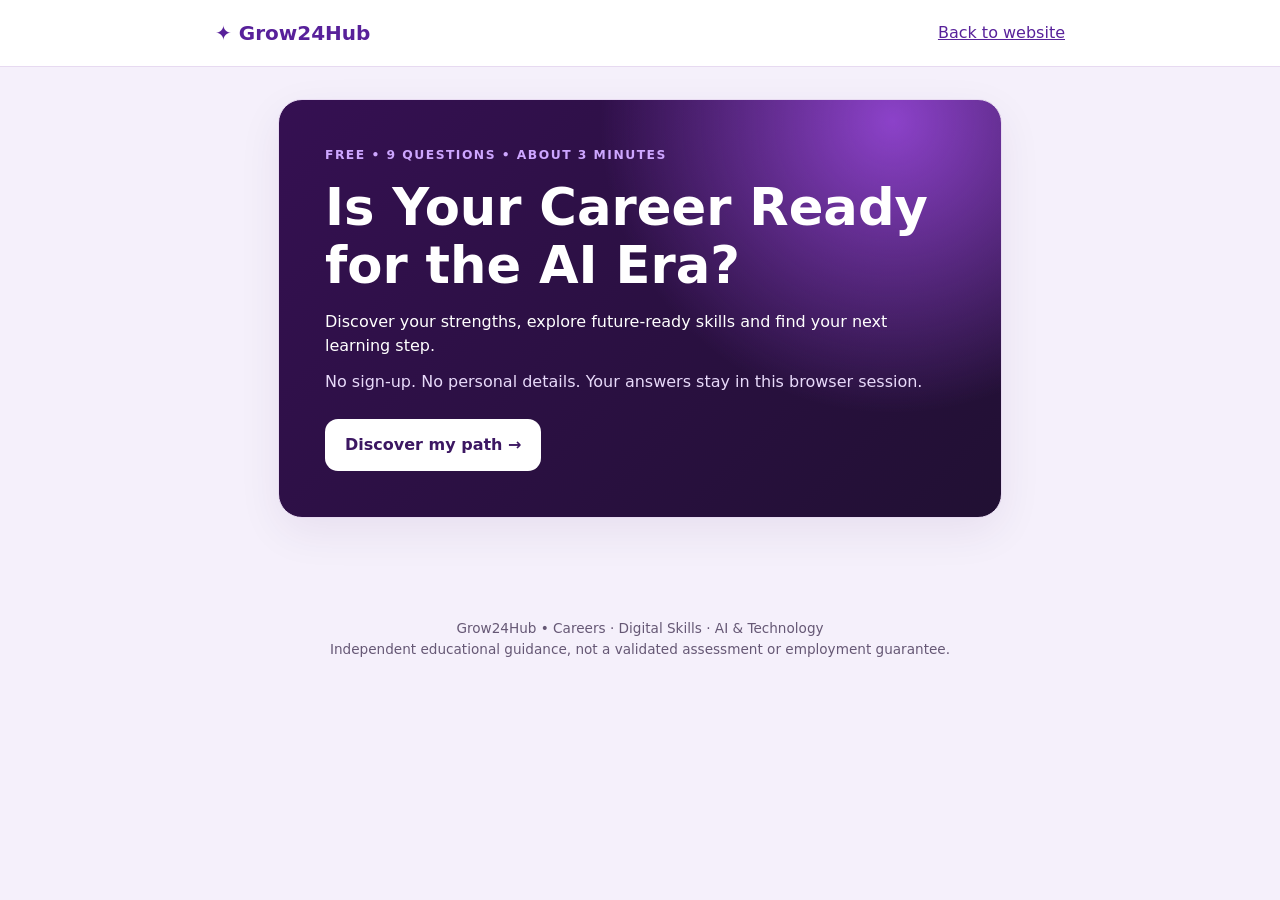
<file: future-skills/index.html>
<!doctype html>
<html lang="en"><head><meta charset="utf-8"><meta name="viewport" content="width=device-width,initial-scale=1"><meta name="theme-color" content="#32105a"><meta name="description" content="Discover your strengths and future-ready skills with Grow24Hub's free three-minute career discovery quiz."><title>Future Skills Discovery | Grow24Hub</title><link rel="canonical" href="https://grow24hub.com/future-skills/">
<style>
:root{font:16px/1.5 system-ui,-apple-system,Segoe UI,sans-serif;color:#29143f;background:#f5f0fb}*{box-sizing:border-box}body{margin:0;min-height:100dvh}button,a{font:inherit}button{cursor:pointer}button:focus-visible,a:focus-visible{outline:3px solid #b76dff;outline-offset:3px}.skip{position:absolute;left:-999px}.skip:focus{left:10px;top:10px;background:white;padding:10px;z-index:3}.top{padding:18px max(20px,calc((100vw - 850px)/2));display:flex;justify-content:space-between;align-items:center;gap:12px;background:white;border-bottom:1px solid #e7daf1}.brand{font-weight:800;font-size:1.25rem;color:#58219a;text-decoration:none}.top a:last-child{color:#58219a}.shell{max-width:760px;margin:32px auto;padding:0 18px 50px}.panel{background:#fff;border:1px solid #e7daf1;border-radius:24px;box-shadow:0 14px 44px #3a125a12;padding:clamp(22px,5vw,46px)}.hero{background:radial-gradient(circle at 85% 5%,#8c42c9,transparent 40%),linear-gradient(135deg,#351052,#211033);color:white}.eyebrow{text-transform:uppercase;letter-spacing:.12em;font-size:.77rem;font-weight:800;color:#cda6ff}h1{font-size:clamp(2rem,6vw,3.2rem);line-height:1.13;margin:15px 0}h2{font-size:clamp(1.45rem,4vw,2rem);line-height:1.25}p{margin:12px 0}.muted{color:#665875}.hero .muted{color:#e8dafa}.button{display:inline-flex;justify-content:center;align-items:center;gap:8px;border:0;border-radius:13px;background:#7532c2;color:white;font-weight:750;padding:14px 20px;min-height:48px;text-decoration:none}.hero .button{background:white;color:#3c1762}.button.secondary{background:#f0e7f9;color:#512083}.button:disabled{opacity:.45;cursor:not-allowed}.actions{display:flex;gap:12px;flex-wrap:wrap;margin-top:25px}.progress{height:9px;background:#eee5f7;border-radius:12px;overflow:hidden;margin:16px 0 25px}.progress>div{height:100%;background:#8135c9;transition:width .2s}.choices{display:grid;gap:11px;margin-top:24px}.choice{display:block;text-align:left;width:100%;padding:16px;border:2px solid #e8dff0;border-radius:14px;background:white;color:#29143f;min-height:56px}.choice:hover{border-color:#9d62d5}.choice[aria-pressed=true]{border-color:#7532c2;background:#f3e9ff;font-weight:700}.small{font-size:.875rem}.tag{display:inline-block;background:#f1e7fb;color:#5c238f;border-radius:30px;padding:5px 12px;font-size:.83rem;font-weight:700}.section{border-top:1px solid #e7daf1;padding-top:18px;margin-top:20px}li{margin:8px 0}ul,ol{padding-left:22px}.resources a{color:#5b2198;overflow-wrap:anywhere}.footer{text-align:center;color:#665875;font-size:.85rem;padding:18px}.hidden{display:none!important}@media(max-width:500px){.shell{margin:18px auto}.top{padding:14px 18px}.panel{border-radius:18px}.actions .button{flex:1}}
</style></head><body>
<a class="skip" href="#main">Skip to quiz</a><header class="top"><a class="brand" href="/">✦ Grow24Hub</a><a href="/">Back to website</a></header><main id="main" class="shell"><div id="app" aria-live="polite"></div></main><footer class="footer">Grow24Hub • Careers · Digital Skills · AI & Technology<br>Independent educational guidance, not a validated assessment or employment guarantee.</footer>
<script>
"use strict";
const questions=[
{q:"Where are you in your career journey?",options:["Student or graduate","Starting my career","Experienced professional","Exploring a career change"],dimension:"stage"},
{q:"Which area best describes your experience?",options:["People, communication or education","Business, operations or administration","Technology, IT or engineering","I'm still exploring"],dimension:"background"},
{q:"How do you currently use AI tools?",options:["I haven't tried them yet","I've tried them a few times","I use them for everyday tasks","I regularly improve workflows with them"],dimension:"exposure",scores:[0,1,2,3]},
{q:"How confident are you with digital tools?",options:["I'm learning the basics","I can use common apps","I can solve many digital problems","I can teach others or build solutions"],dimension:"confidence",scores:[0,1,2,3]},
{q:"Which technology topic interests you most?",options:["AI tools and prompting","Automation and smarter workflows","Python, data and machine learning","Cybersecurity and digital safety"],dimension:"interest"},
{q:"What would you most like to achieve next?",options:["Feel more confident with technology","Work more effectively in my current role","Develop deeper technical skills","Move into a different career field"],dimension:"goal"},
{q:"How do you approach a new technology challenge?",options:["I prefer a simple guided example","I experiment with tutorials","I research and practise independently","I design a solution and test it"],dimension:"approach",scores:[0,1,2,3]},
{q:"How much time could you learn each week?",options:["Less than 1 hour","1–2 hours","3–5 hours","More than 5 hours"],dimension:"time"},
{q:"Where would you like your career to take you?",options:["Grow in my current location","Explore international opportunities","Work remotely or across borders","I'm open to different possibilities"],dimension:"mobility"}
];
const profiles={
explorer:{icon:"🌱",name:"AI Explorer",description:"You're discovering how digital tools can support your work and learning. Start small, experiment safely and build confidence.",strengths:["Curiosity about new possibilities","Willingness to explore","Experience and perspectives you can build on"],skills:["Everyday digital confidence","Responsible AI prompting","Checking AI outputs for accuracy"],plan:["Try one AI tool on a low-risk task","Practise three useful prompts and compare results","Learn basic privacy and AI safety habits","Write down five tasks where technology could help"],directions:["Digital support","Administrative technology roles","AI-enabled work in your existing field"],resources:[["Microsoft Learn: AI basics","https://learn.microsoft.com/training/"],["Google Applied Digital Skills","https://applieddigitalskills.withgoogle.com/"]]},
accelerator:{icon:"⚡",name:"Digital Accelerator",description:"You're ready to use technology more deliberately to improve everyday tasks and workflows.",strengths:["Practical problem-solving potential","Interest in improving processes","Existing workplace or study experience"],skills:["AI-assisted productivity","Spreadsheet and data basics","No-code workflow automation"],plan:["Choose one repetitive task to improve","Learn a spreadsheet or AI productivity feature","Create a small no-code workflow","Evaluate time saved and document your process"],directions:["Operations analyst","Digital coordinator","Workflow automation support"],resources:[["Microsoft Learn","https://learn.microsoft.com/training/"],["Google Skillshop","https://skillshop.withgoogle.com/"]]},
builder:{icon:"🧠",name:"AI Skills Builder",description:"You want to understand technical tools more deeply and develop hands-on skills through practice.",strengths:["Technical curiosity","Interest in structured problem-solving","Motivation to build practical projects"],skills:["Python fundamentals","Data analysis","Machine learning concepts"],plan:["Write your first small Python programs","Load and explore a sample dataset","Complete an introductory ML lesson","Publish a small learning project with clear notes"],directions:["Junior data analyst","Automation developer pathway","AI/ML pathway with further study"],resources:[["Official Python tutorial","https://docs.python.org/3/tutorial/"],["Kaggle Learn","https://www.kaggle.com/learn"]]},
ready:{icon:"🚀",name:"Future-Ready Professional",description:"You report confident digital habits and may be ready to apply them more strategically and responsibly.",strengths:["Digital confidence","Independent problem-solving","Potential to support others"],skills:["Workflow design and evaluation","AI governance and security","Communicating technology improvements"],plan:["Audit an existing workflow","Prototype an improvement with privacy safeguards","Measure quality and potential risks","Share a concise improvement proposal"],directions:["Digital transformation specialist","Technology project coordinator","AI adoption and governance support"],resources:[["Microsoft Learn: AI","https://learn.microsoft.com/training/"],["NIST AI Risk Management Framework","https://www.nist.gov/itl/ai-risk-management-framework"]]},
transformer:{icon:"💡",name:"AI Career Transformer",description:"You're considering a new direction. Your existing experience can help you choose a realistic pathway rather than starting from zero.",strengths:["Transferable professional experience","Motivation for change","A fresh perspective on technology"],skills:["Mapping transferable skills","Choosing a focused digital specialism","Building a demonstrable portfolio"],plan:["Choose two target career directions","Compare required skills with your experience","Complete one small relevant learning project","Update your CV or portfolio with evidence"],directions:["Business or data analyst pathway","Cybersecurity entry pathway","Digital operations or AI-enabled roles"],resources:[["Europass career and skills tools","https://europass.europa.eu/"],["Cisco Networking Academy","https://www.netacad.com/"]]}
};
const app=document.getElementById("app");let step=-1;const answers=Array(questions.length).fill(null);
function button(label,action,secondary=false){return '<button type="button" class="button'+(secondary?' secondary':'')+'" data-action="'+action+'">'+label+'</button>'}
function render(){if(step===-1){app.innerHTML='<section class="panel hero"><div class="eyebrow">Free • 9 questions • About 3 minutes</div><h1>Is Your Career Ready for the AI Era?</h1><p>Discover your strengths, explore future-ready skills and find your next learning step.</p><p class="muted">No sign-up. No personal details. Your answers stay in this browser session.</p><div class="actions">'+button("Discover my path →","start")+'</div></section>';return}
if(step<questions.length){const q=questions[step];app.innerHTML='<section class="panel"><div class="eyebrow">Question '+(step+1)+' of '+questions.length+'</div><div class="progress" role="progressbar" aria-label="Quiz progress" aria-valuemin="0" aria-valuemax="9" aria-valuenow="'+step+'"><div style="width:'+100*step/questions.length+'%"></div></div><h2 id="question" tabindex="-1">'+q.q+'</h2><div class="choices">'+q.options.map((o,i)=>'<button type="button" class="choice" data-choice="'+i+'" aria-pressed="'+(answers[step]===i)+'">'+String.fromCharCode(65+i)+'. '+o+'</button>').join("")+'</div><div class="actions">'+button("← Back","back",true)+button(step===8?"See my result →":"Next →","next")+'</div><p id="hint" class="small muted" role="status">Select the answer that fits you best.</p></section>';document.getElementById("question").focus();return}
showResult()}
function classify(){const a=answers;const exposure=a[2],confidence=a[3],approach=a[6],goal=a[5],interest=a[4];const points=exposure+confidence+approach; // Each score is 0–3.
if(goal===3)return "transformer"; // Explicit transition goal takes priority.
if(interest===2 && goal===2)return "builder"; // Technical intention takes priority over familiarity.
if(points<=3)return "explorer";
if(points>=7)return "ready";
if(interest===2 && points>=4)return "builder";
return "accelerator"}
function showResult(){const key=classify(),p=profiles[key],time=answers[7],pace=["10–15 minutes when possible","Two short sessions","Three focused sessions","Four or more focused sessions"][time];const mobility=answers[8];const extra=mobility===1?"Explore role requirements and language expectations in your target country.":mobility===2?"Look for remote-friendly skills and cross-border collaboration experience.":"Focus first on evidence of skills that matches your preferred opportunities.";app.innerHTML='<article class="panel"><span class="tag">Your discovery profile</span><h1>'+p.icon+' '+p.name+'</h1><p>'+p.description+'</p><div class="section"><h2>Your potential strengths</h2><ul>'+p.strengths.map(x=>'<li>'+x+'</li>').join("")+'</ul><p class="small muted">These are suggested strengths to reflect on, not verified abilities.</p></div><div class="section"><h2>Three skills to explore</h2><ol>'+p.skills.map(x=>'<li>'+x+'</li>').join("")+'</ol></div><div class="section"><h2>Your 30-day starter plan</h2><p class="muted">Suggested pace: '+pace+' per week. Adjust activities to your available time.</p><ol>'+p.plan.map((x,i)=>'<li><strong>Week '+(i+1)+':</strong> '+x+'</li>').join("")+'</ol></div><div class="section"><h2>Career directions to research</h2><ul>'+p.directions.map(x=>'<li>'+x+'</li>').join("")+'</ul><p>'+extra+'</p></div><div class="section resources"><h2>Learning resources</h2><ul>'+p.resources.map(r=>'<li><a href="'+r[1]+'" target="_blank" rel="noopener noreferrer">'+r[0]+' ↗</a></li>').join("")+'</ul><p class="small muted">Explore course content, prerequisites, costs and availability before enrolling.</p></div><div class="section"><h2>How this result was chosen</h2><p class="small">Your self-reported AI use, digital confidence and learning approach each contribute 0–3 points. A stated career-change goal selects Career Transformer; a technical-learning goal paired with Python/data interest selects AI Skills Builder. Otherwise, totals of 0–3 select AI Explorer and 7–9 select Future-Ready Professional; technical interest with 4–6 points selects AI Skills Builder, and other mid-range answers select Digital Accelerator. Learning time adjusts the plan and mobility adjusts career guidance. Profiles are directions, not ranks.</p></div><p class="small muted">Educational guidance only. This is not a scientifically validated assessment or a prediction of employment.</p><div class="actions">'+button("Copy my result","copy")+button("Start again","restart",true)+'</div><p id="copy-status" role="status" class="small muted"></p></article>'}
app.addEventListener("click",async e=>{const choice=e.target.closest("[data-choice]");if(choice){answers[step]=Number(choice.dataset.choice);render();return}const el=e.target.closest("[data-action]");if(!el)return;switch(el.dataset.action){case"start":step=0;break;case"back":step=Math.max(-1,step-1);break;case"next":if(answers[step]===null){document.getElementById("hint").textContent="Please choose one answer to continue.";return}step++;break;case"restart":answers.fill(null);step=-1;break;case"copy":{const p=profiles[classify()];const message="My Grow24Hub discovery profile: "+p.icon+" "+p.name+". I'm exploring "+p.skills[0]+". Find yours: https://grow24hub.com/future-skills/";try{await navigator.clipboard.writeText(message);document.getElementById("copy-status").textContent="Result text copied. You can paste it into LinkedIn."}catch{document.getElementById("copy-status").textContent="Copy unavailable in this browser. You can share your profile name and the Grow24Hub link manually."}return}}render()});render();
</script></body></html>
</file>
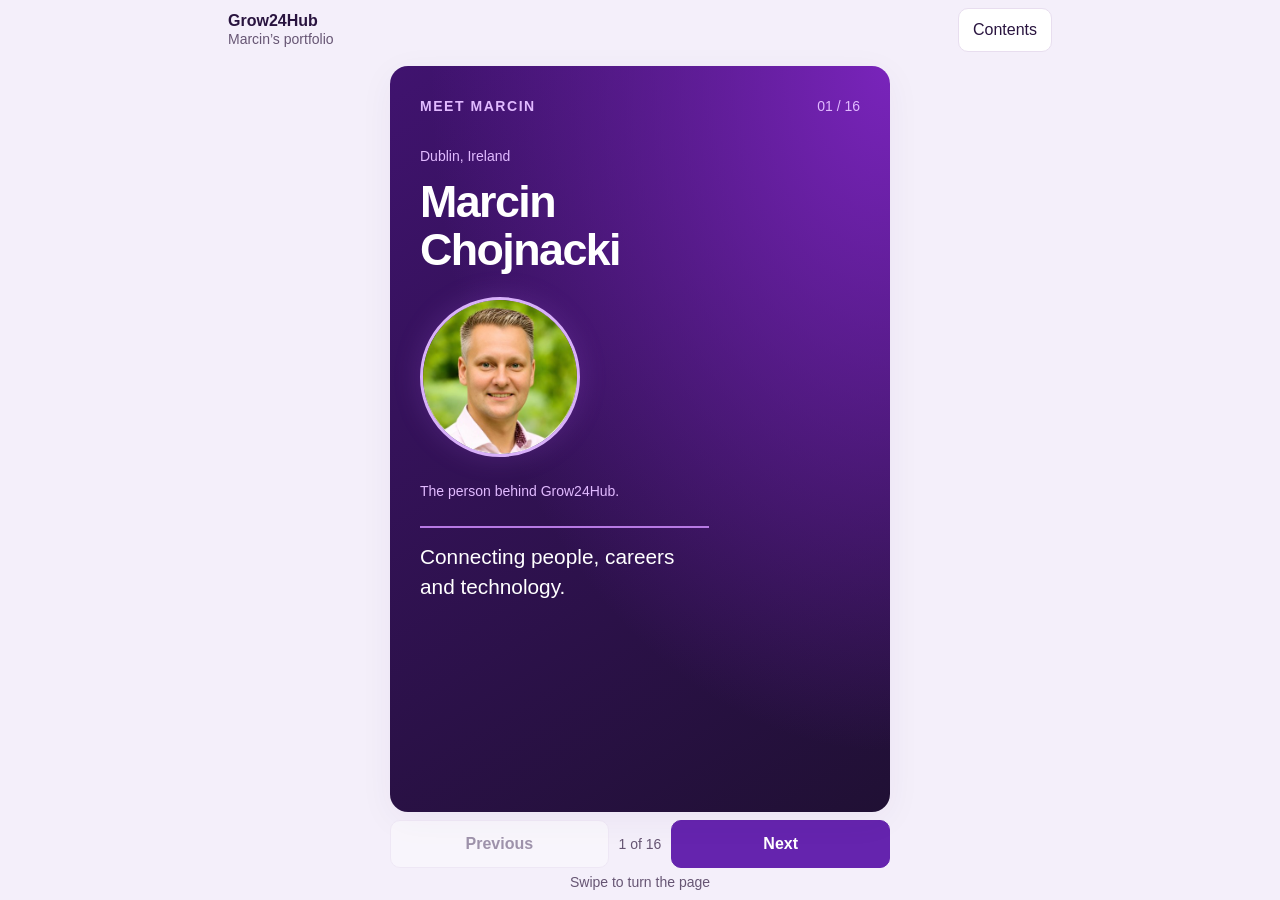
<file: portfolio/index.html>
<!doctype html>
<html lang="en"><head><meta charset="utf-8"><meta name="viewport" content="width=device-width,initial-scale=1,viewport-fit=cover"><meta name="theme-color" content="#32105a"><title>Marcin Chojnacki | Grow24Hub Portfolio</title><meta name="description" content="Meet Marcin Chojnacki in Dublin. A personal portfolio of IT, cybersecurity, quality review, career support and Grow24Hub projects."><link rel="canonical" href="https://grow24hub.com/portfolio/"><style>
:root{font:16px/1.45 Arial,Helvetica,sans-serif;color-scheme:light;--ink:#29143f;--purple:#6524ae;--muted:#665573;--paper:#fff;--line:#e8deef;--wash:#f4effa}*{box-sizing:border-box}html,body{margin:0;height:100%;color:var(--ink);background:var(--wash)}body{height:100dvh;display:grid;grid-template-rows:auto minmax(0,1fr) auto;padding-top:env(safe-area-inset-top)}button,a{-webkit-tap-highlight-color:transparent}button{font:inherit;cursor:pointer}a{color:var(--purple);text-underline-offset:3px}button:focus-visible,a:focus-visible{outline:3px solid #ba75ef;outline-offset:3px}h1:focus,h2:focus{outline:none}.skip{position:absolute;top:-100px}.skip:focus{top:4px;left:4px;z-index:20;background:white;padding:10px}.top{display:flex;align-items:center;justify-content:space-between;gap:12px;padding:8px 18px;max-width:860px;width:100%;margin:auto;flex-wrap:wrap}.brand{color:var(--ink);font-size:1rem;font-weight:800;text-decoration:none;line-height:1.25}.brand small{display:block;font-size:.875rem;font-weight:400;color:var(--muted)}.contents-toggle{background:white;border:1px solid var(--line);color:var(--ink);border-radius:10px;padding:8px 14px;min-height:44px}.stage{min-height:0;display:flex;justify-content:center;padding:6px 12px 8px}.book{height:100%;width:min(100%,500px);max-height:760px;min-height:0;position:relative}.page{height:100%;min-height:0;overflow-y:auto;overflow-wrap:anywhere;background:white;border-radius:18px;padding:22px 24px;box-shadow:0 8px 35px #3c155b0d;scrollbar-width:thin;animation:turn .18s ease-out}.page[hidden]{display:none}.page.dark{background:radial-gradient(ellipse at 100% 0%,#7924bb,transparent 65%),linear-gradient(150deg,#40136f,#201034);color:white}.page.soft{background:linear-gradient(155deg,#fff 55%,#ecdefa)}.page-header{display:flex;justify-content:space-between;gap:12px;align-items:start;margin-bottom:20px}.eyebrow{font-size:.875rem;font-weight:700;letter-spacing:.11em;text-transform:uppercase;margin:0;color:var(--purple);min-width:0}.dark .eyebrow{color:#e1baff}.folio{white-space:nowrap;font-size:.875rem;color:var(--muted);font-variant-numeric:tabular-nums}.dark .folio{color:#e1baff}h1,h2{font-size:2rem;line-height:1.08;letter-spacing:-.035em;margin:0 0 18px}h1 span{display:block}h3{font-size:1.125rem;line-height:1.25;margin:0 0 8px}p{margin:0 0 16px;font-size:1rem}.muted{color:var(--muted)}.dark .muted{color:#e1d0ef}.location{font-size:.875rem;color:#e1baff;margin:0 0 10px}.portrait{width:116px;height:116px;max-width:100%;border-radius:50%;border:3px solid #d8b0fa;box-shadow:0 0 28px #bf70ff30;object-fit:contain;display:block;margin:14px 0}.cover h1{margin-bottom:0;font-size:2.25rem}.cover .personal{font-size:.875rem;color:#e1baff;margin:12px 0 16px}.cover .tagline{font-size:1.125rem;max-width:25ch;margin:0;padding-top:14px;border-top:2px solid #b779e4}.role{border-left:3px solid var(--purple);padding-left:16px;margin:20px 0}.date{font-size:.875rem;display:block;color:var(--purple);font-weight:700;margin-bottom:8px}.row{padding:16px 0;border-top:1px solid var(--line)}.row p:last-child{margin-bottom:0}.skill-line{font-size:.875rem;color:var(--purple);margin-top:22px;font-weight:700}.panel{background:#f4edf9;border:1px solid #eadcf4;border-radius:12px;padding:18px;margin:16px 0}.panel p:last-child{margin:0}.dark .panel{background:#fff;color:var(--ink);border-color:white}.panel .muted{color:var(--muted)}.number{font-size:3.5rem;font-weight:800;line-height:1;color:#dfc6f4;margin:0 0 16px}.action{display:block;padding:12px 16px;border-radius:10px;border:1px solid var(--line);background:white;min-height:46px;text-decoration:none;font-weight:700;margin-top:10px;line-height:1.3}.action.primary{background:var(--purple);color:white;border-color:var(--purple)}.dark .action.primary{background:#fff;color:#552188;border-color:#fff}.project-logo{display:block;width:112px;height:112px;border-radius:16px;object-fit:contain;margin:14px 0}.manifesto{font-size:2.8rem;font-weight:800;line-height:1.1;margin:0 0 18px;letter-spacing:-.04em}.manifesto span{display:block}.project-heading{font-size:1.5rem}.strengths{font-size:.875rem;color:var(--purple);padding-top:14px;margin:18px 0 0;border-top:1px solid var(--line)}.connect .portrait{width:76px;height:76px;margin:10px 0}.connect h2{margin-bottom:12px}.connect .intro{margin-bottom:12px}.support-link{display:block;padding:12px 0;min-height:44px;font-size:.875rem}.navigation-wrap{padding:0 12px calc(8px + env(safe-area-inset-bottom));background:var(--wash)}.navigation{display:grid;grid-template-columns:minmax(0,1fr) auto minmax(0,1fr);gap:10px;align-items:center;width:min(100%,500px);margin:auto}.navigation button{min-height:48px;padding:10px 12px;background:white;border:1px solid var(--line);color:var(--ink);border-radius:10px;font-weight:700;min-width:0;overflow-wrap:anywhere}.navigation #next{background:var(--purple);color:white;border-color:var(--purple)}.navigation button:disabled{opacity:.42;cursor:default}.counter{font-size:.875rem;color:var(--muted);text-align:center;max-width:none;white-space:nowrap}.hint{font-size:.875rem;color:var(--muted);text-align:center;margin:4px 0 0}.hint[hidden]{display:none}.contents-dialog{border:1px solid var(--line);border-radius:18px;padding:20px;background:white;color:var(--ink);width:min(calc(100% - 32px),440px);max-height:85dvh}.contents-dialog::backdrop{background:#22103888}.contents-head{display:flex;justify-content:space-between;align-items:center;gap:12px;margin-bottom:14px}.contents-head h2{font-size:1.5rem;margin:0}.close{border:1px solid var(--line);background:white;border-radius:8px;min-height:44px;padding:8px 12px;color:var(--ink)}.chapter-list{display:grid;gap:8px}.chapter-list button{min-height:48px;text-align:left;border:1px solid var(--line);background:var(--wash);color:var(--ink);padding:12px;border-radius:10px;font:inherit}.chapter-list button[aria-current="page"]{background:var(--purple);color:white}.chapter-list small{float:right;font-size:.875rem}.contents-return{display:block;padding:14px 0;min-height:44px}.access-note{font-size:.875rem;color:var(--muted);margin:8px 0 0}@keyframes turn{from{opacity:.65;transform:translateX(7px)}to{opacity:1;transform:none}}@media(min-height:750px) and (min-width:360px){.page{padding:30px}.page-header{margin-bottom:30px}h1,h2{font-size:2.35rem}.cover h1{font-size:2.8rem}.portrait{width:160px;height:160px;margin:24px 0}.cover .personal{margin:20px 0 24px}.cover .tagline{font-size:1.3rem}.project-logo{width:145px;height:145px;margin:26px 0}.manifesto{font-size:3.3rem}.connect .portrait{width:120px;height:120px;margin:20px 0}.connect .action{padding:15px 18px;min-height:50px}.connect .intro{margin-bottom:18px}.row{padding:22px 0}.panel{padding:22px;margin:22px 0}}@media(max-height:620px){.page{padding:16px 20px}.page-header{margin-bottom:14px}h1,h2{font-size:1.85rem;margin-bottom:14px}.cover h1{font-size:2rem}.portrait{width:92px;height:92px;margin:12px 0}.cover .personal{margin:10px 0 12px}.cover .tagline{font-size:1rem;padding-top:12px}.row{padding:12px 0}.panel{padding:14px;margin:12px 0}.role{margin:14px 0}.skill-line{margin-top:14px}.project-logo{width:88px;height:88px;margin:12px 0}.manifesto{font-size:2.3rem;margin-bottom:14px}.connect .portrait{width:56px;height:56px;margin:8px 0}.connect .intro{margin-bottom:8px}.connect .action{padding:10px 14px;min-height:44px;margin-top:8px}.number{font-size:2.5rem;margin-bottom:12px}}@media(prefers-reduced-motion:reduce){*{animation:none!important;scroll-behavior:auto!important}}@media print{html,body{height:auto;display:block}.top,.navigation-wrap,.contents-dialog{display:none}.stage,.book{display:block;height:auto;max-height:none}.page,.page[hidden]{display:block;height:auto;overflow:visible;break-after:page;box-shadow:none}.page.dark{background:white;color:var(--ink)}}
@media(max-height:620px){.page-header{margin-bottom:12px}.page p{margin-bottom:12px}.page h2{margin-bottom:12px}.role{margin:12px 0}.date{margin-bottom:6px}.skill-line{margin-top:12px}.connect .portrait{width:52px;height:52px;margin:6px 0}.connect .page-header{margin-bottom:10px}.connect .intro{margin-bottom:6px}.connect .support-link{padding:10px 0}.number{margin-bottom:8px}.strengths{margin-top:12px;padding-top:12px}}
</style></head><body>
<a class="skip" href="#reader">Skip to portfolio</a><header class="top"><a class="brand hub-link" href="../">Grow24Hub<small>Marcin’s portfolio</small></a><button class="contents-toggle" aria-controls="contents" aria-haspopup="dialog" type="button">Contents</button></header>
<main class="stage" id="reader"><div class="book">
<section class="page dark cover" id="meet-marcin" data-chapter="0" aria-labelledby="title-0"><div class="page-header"><p class="eyebrow">Meet Marcin</p><span class="folio">01 / 16</span></div><p class="location">Dublin, Ireland</p><h1 id="title-0" tabindex="-1"><span>Marcin</span><span>Chojnacki</span></h1><img class="portrait" src="[data-uri]" alt="Marcin Chojnacki" width="160" height="160"><p class="personal">The person behind Grow24Hub.</p><p class="tagline">Connecting people, careers and technology.</p></section>
<section class="page soft" id="quality-review" data-chapter="1" aria-labelledby="title-1" hidden><div class="page-header"><p class="eyebrow">My story</p><span class="folio">02 / 16</span></div><h2 id="title-1" tabindex="-1">Quality review</h2><div class="role"><span class="date">Accenture · July 2026–present</span><h3>Trust &amp; Safety — Quality Expert Reviewer</h3></div><p>Reviewing decisions for accuracy and policy consistency.</p><p class="muted">Structured feedback, recurring quality themes and risk escalation.</p></section>
<section class="page" id="product-support" data-chapter="1" aria-labelledby="title-2" hidden><div class="page-header"><p class="eyebrow">My story</p><span class="folio">03 / 16</span></div><h2 id="title-2" tabindex="-1">Product support</h2><div class="role"><span class="date">Accenture · August 2023–July 2026</span><h3>Global Product Support Analyst</h3></div><p>Investigating platform issues and choosing troubleshooting or escalation paths.</p><p class="muted">Documenting outcomes and collaborating across teams.</p><p class="skill-line">Investigation · Product support · Teamwork</p></section>
<section class="page soft" id="operations" data-chapter="1" aria-labelledby="title-3" hidden><div class="page-header"><p class="eyebrow">My story</p><span class="folio">04 / 16</span></div><h2 id="title-3" tabindex="-1">Operations &amp;<br>workflow</h2><div class="role"><span class="date">The Irish Times · 2013–2023</span><h3>Operations &amp; Workflow Specialist</h3></div><p>Time-critical workflows, cross-team coordination and operational documentation.</p><p class="muted">Developing Python-based workflow automation.</p><p class="skill-line">Operations · Automation · Coordination</p></section>
<section class="page" id="it-management" data-chapter="1" aria-labelledby="title-4" hidden><div class="page-header"><p class="eyebrow">Education</p><span class="folio">05 / 16</span></div><h2 id="title-4" tabindex="-1">IT management</h2><div class="row"><span class="date">2024</span><h3>MSc in IT Management</h3><p class="muted">South East Technological University</p></div><div class="row"><span class="date">2023</span><h3>Postgraduate Diploma in IT Management</h3><p class="muted">South East Technological University</p></div></section>
<section class="page soft" id="cybersecurity" data-chapter="1" aria-labelledby="title-5" hidden><div class="page-header"><p class="eyebrow">Education</p><span class="folio">06 / 16</span></div><h2 id="title-5" tabindex="-1">Cybersecurity</h2><div class="role"><span class="date">2022 · First-Class Honours</span><h3>BSc (Hons) Computing &amp; Cybersecurity</h3><p class="muted">Atlantic Technological University</p></div><p class="skill-line">English · Fluent<br>Polish · Native</p></section>
<section class="page" id="continuing-learning" data-chapter="1" aria-labelledby="title-cert" hidden><div class="page-header"><p class="eyebrow">Continuing to learn</p><span class="folio">07 / 16</span></div><h2 id="title-cert" tabindex="-1">Learning beyond<br>the degree</h2><div class="row"><h3>Cloud foundations</h3><p class="muted">Azure Fundamentals (AZ-900)<br>AWS Certified Cloud Practitioner</p></div><div class="row"><h3>Delivery &amp; teamwork</h3><p class="muted">PRINCE2 Foundation<br>Scrum Fundamentals Certified</p></div></section>
<section class="page" id="career-guidance" data-chapter="2" aria-labelledby="title-6" hidden><div class="page-header"><p class="eyebrow">How I help</p><span class="folio">08 / 16</span></div><h2 id="title-6" tabindex="-1">Career support</h2><div class="panel"><h3>Career guidance</h3><p>Exploring relevant roles, location preferences and application steps.</p></div><div class="row"><h3>CV &amp; interview support</h3><p class="muted">Clear CVs, relevant experience and interview preparation.</p></div><a class="action primary" href="https://www.linkedin.com/in/marcincho/" target="_blank" rel="noopener">Connect for support</a></section>
<section class="page dark" id="employee-referrals" data-chapter="2" aria-labelledby="title-7" hidden><div class="page-header"><p class="eyebrow">Referrals</p><span class="folio">09 / 16</span></div><h2 id="title-7" tabindex="-1">Employee referrals</h2><p>As an Accenture employee, I support referrals across selected markets.</p><div class="panel"><h3>Before you apply</h3><p>Send the full job link and your CV in PDF. We’ll check eligibility first.</p></div><a class="action primary hub-link" href="../#referrals">Explore referral support</a></section>
<section class="page soft" id="referral-expectations" data-chapter="2" aria-labelledby="title-new" hidden><div class="page-header"><p class="eyebrow">Referrals</p><span class="folio">10 / 16</span></div><h2 id="title-new" tabindex="-1">How referrals work</h2><p>I support referrals independently. I’m not a recruiter.</p><div class="panel"><h3>Accenture decides</h3><p>Accenture makes recruitment and hiring decisions.</p></div><p class="muted">A referral does not guarantee an interview or employment.</p></section>
<section class="page dark" id="grow24hub" data-chapter="3" aria-labelledby="title-8" hidden><div class="page-header"><p class="eyebrow">Grow24Hub</p><span class="folio">11 / 16</span></div><img class="project-logo" src="[data-uri]" alt="G24H growth arrow logo" width="145" height="145"><h2 class="manifesto" id="title-8" tabindex="-1"><span>Learn.</span><span>Create.</span><span>Grow.</span></h2><p>Careers, digital skills, AI and technology.</p><p class="muted">Ideas, practical learning and creative projects, connected.</p></section>
<section class="page" id="hub24marcin" data-chapter="3" aria-labelledby="title-9" hidden><div class="page-header"><p class="eyebrow">Inside Grow24Hub</p><span class="folio">12 / 16</span></div><h2 id="title-9" tabindex="-1">Hub24Marcin</h2><p>Grow24Hub’s dedicated career and employee referral section.</p><div class="row"><h3>Practical resources</h3><p class="muted">CV guidance, selected country searches, eligibility checks and application support.</p></div><a class="action primary hub-link" href="../#hub-topics">Explore the Career Hub</a></section>
<section class="page soft" id="career-hub-project" data-chapter="4" aria-labelledby="title-10" hidden><div class="page-header"><p class="eyebrow">Selected work</p><span class="folio">13 / 16</span></div><h2 id="title-10" tabindex="-1">Career Hub<br>website</h2><p>A mobile-first home for career and referral guidance.</p><div class="row"><h3>My contribution</h3><p class="muted">Developing the website and content: eligibility guidance, country searches and application steps.</p></div><a class="action primary hub-link" href="../">View the project</a></section>
<section class="page" id="cybercrime-research" data-chapter="4" aria-labelledby="title-11" hidden><div class="page-header"><p class="eyebrow">Selected work</p><span class="folio">14 / 16</span></div><h2 id="title-11" tabindex="-1">Cybercrime research</h2><p>My MSc in IT Management dissertation, completed in 2024.</p><div class="panel"><h3>Research approach</h3><p>I used mixed methods and SPSS to study the impact of cybercrime.</p></div><p class="strengths">Research · Analysis · Cybersecurity</p></section>
<section class="page soft" id="workflow-automation" data-chapter="4" aria-labelledby="title-12" hidden><div class="page-header"><p class="eyebrow">Selected work</p><span class="folio">15 / 16</span></div><h2 id="title-12" tabindex="-1">Workflow automation</h2><p>Python-based automation at The Irish Times.</p><div class="row"><h3>My contribution</h3><p class="muted">Developing automation, procedures and documentation.</p></div><p class="strengths">Python · Process improvement · Operations</p></section>
<section class="page connect" id="connect" data-chapter="5" aria-labelledby="title-13" hidden><div class="page-header"><p class="eyebrow">Let’s connect</p><span class="folio">16 / 16</span></div><h2 id="title-13" tabindex="-1">Keep in touch</h2><img class="portrait" src="[data-uri]" alt="Marcin Chojnacki" width="120" height="120"><p class="intro">Career conversations, practical support and technology ideas.</p><a class="action primary" href="https://www.linkedin.com/in/marcincho/" target="_blank" rel="noopener">Connect on LinkedIn</a><a class="action hub-link" href="../">Explore Grow24Hub</a><a class="action" href="https://linktr.ee/Hub24Marcin" target="_blank" rel="noopener">Find all my links</a><a class="support-link" href="https://ko-fi.com/hub24marcin" target="_blank" rel="noopener">Optional: support the project</a></section>
</div></main>
<div class="navigation-wrap"><nav class="navigation" aria-label="Book page navigation"><button id="previous" type="button" disabled>Previous</button><span id="counter" class="counter" role="status" aria-live="polite">1 of 16</span><button id="next" type="button">Next</button></nav><p class="hint" id="swipe-hint">Swipe to turn the page</p></div>
<dialog class="contents-dialog" id="contents" aria-labelledby="contents-title"><div class="contents-head"><h2 id="contents-title">Contents</h2><button class="close" type="button">Close</button></div><nav class="chapter-list" aria-label="Portfolio chapters"><button data-page="0" aria-current="page">Meet Marcin <small>1</small></button><button data-page="1">My professional story <small>2–7</small></button><button data-page="7">How I help <small>8–10</small></button><button data-page="10">Grow24Hub <small>11–12</small></button><button data-page="12">Projects &amp; strengths <small>13–15</small></button><button data-page="15">Let’s connect <small>16</small></button></nav><a class="contents-return hub-link" href="../">Return to Grow24Hub</a><p class="access-note">Use the arrow keys or Previous / Next to turn pages.</p></dialog>
<noscript><style>html,body{height:auto;display:block}.stage,.book{height:auto;max-height:none}.page,.page[hidden]{display:block;height:auto;margin-bottom:20px;overflow:visible}.navigation-wrap,.contents-toggle{display:none}</style><p>This portfolio needs JavaScript for book navigation. All pages are shown below.</p></noscript>
<script>
(()=>{'use strict';const pages=[...document.querySelectorAll('.page')],chapters=[...document.querySelectorAll('[data-page]')],previous=document.getElementById('previous'),next=document.getElementById('next'),counter=document.getElementById('counter'),hint=document.getElementById('swipe-hint'),contents=document.getElementById('contents'),toggle=document.querySelector('.contents-toggle');let current=0,touch=null;
function setPage(index,{focus=true,history=true}={}){index=Math.max(0,Math.min(pages.length-1,index));current=index;pages.forEach((p,i)=>{p.hidden=i!==index;if(i===index)p.scrollTop=0});chapters.forEach((b,i)=>{if(Number(pages[index].dataset.chapter)===i)b.setAttribute('aria-current','page');else b.removeAttribute('aria-current')});previous.disabled=index===0;next.disabled=index===pages.length-1;counter.textContent=`${index+1} of ${pages.length}`;hint.hidden=index!==0;if(contents.open)contents.close();document.title=`Marcin Chojnacki | ${pages[index].id.replaceAll('-',' ')} | Grow24Hub`;if(history)window.history.replaceState(null,'','#'+pages[index].id);if(focus)pages[index].querySelector('h1,h2').focus({preventScroll:true})}
previous.addEventListener('click',()=>setPage(current-1));next.addEventListener('click',()=>setPage(current+1));chapters.forEach(b=>b.addEventListener('click',()=>setPage(Number(b.dataset.page))));toggle.addEventListener('click',()=>contents.showModal());contents.querySelector('.close').addEventListener('click',()=>contents.close());contents.addEventListener('click',e=>{if(e.target===contents){const r=contents.getBoundingClientRect();if(e.clientX<r.left||e.clientX>r.right||e.clientY<r.top||e.clientY>r.bottom)contents.close()}});contents.addEventListener('close',()=>toggle.focus({preventScroll:true}));document.addEventListener('keydown',e=>{if(contents.open||e.altKey||e.ctrlKey||e.metaKey||e.shiftKey||/INPUT|TEXTAREA|SELECT/.test(e.target.tagName))return;if(e.key==='ArrowRight'){e.preventDefault();setPage(current+1)}if(e.key==='ArrowLeft'){e.preventDefault();setPage(current-1)}});
const book=document.querySelector('.book');book.addEventListener('touchstart',e=>{touch=e.touches.length===1&&!e.target.closest('a,button')?{x:e.touches[0].clientX,y:e.touches[0].clientY}:null},{passive:true});book.addEventListener('touchend',e=>{if(!touch||!e.changedTouches.length)return;const dx=e.changedTouches[0].clientX-touch.x,dy=e.changedTouches[0].clientY-touch.y;touch=null;if(Math.abs(dx)>60&&Math.abs(dx)>Math.abs(dy)*1.7)setPage(current+(dx<0?1:-1))},{passive:true});book.addEventListener('touchcancel',()=>touch=null,{passive:true});function fromHash(){const i=pages.findIndex(p=>'#'+p.id===location.hash);setPage(i<0?0:i,{focus:false,history:false})}window.addEventListener('hashchange',fromHash);fromHash();if(['file:','content:'].includes(location.protocol))document.querySelectorAll('.hub-link').forEach(a=>{const hash=a.getAttribute('href').split('#')[1];a.href='https://grow24hub.com/'+(hash?'#'+hash:'')});
})();
</script></body></html>
</file>
